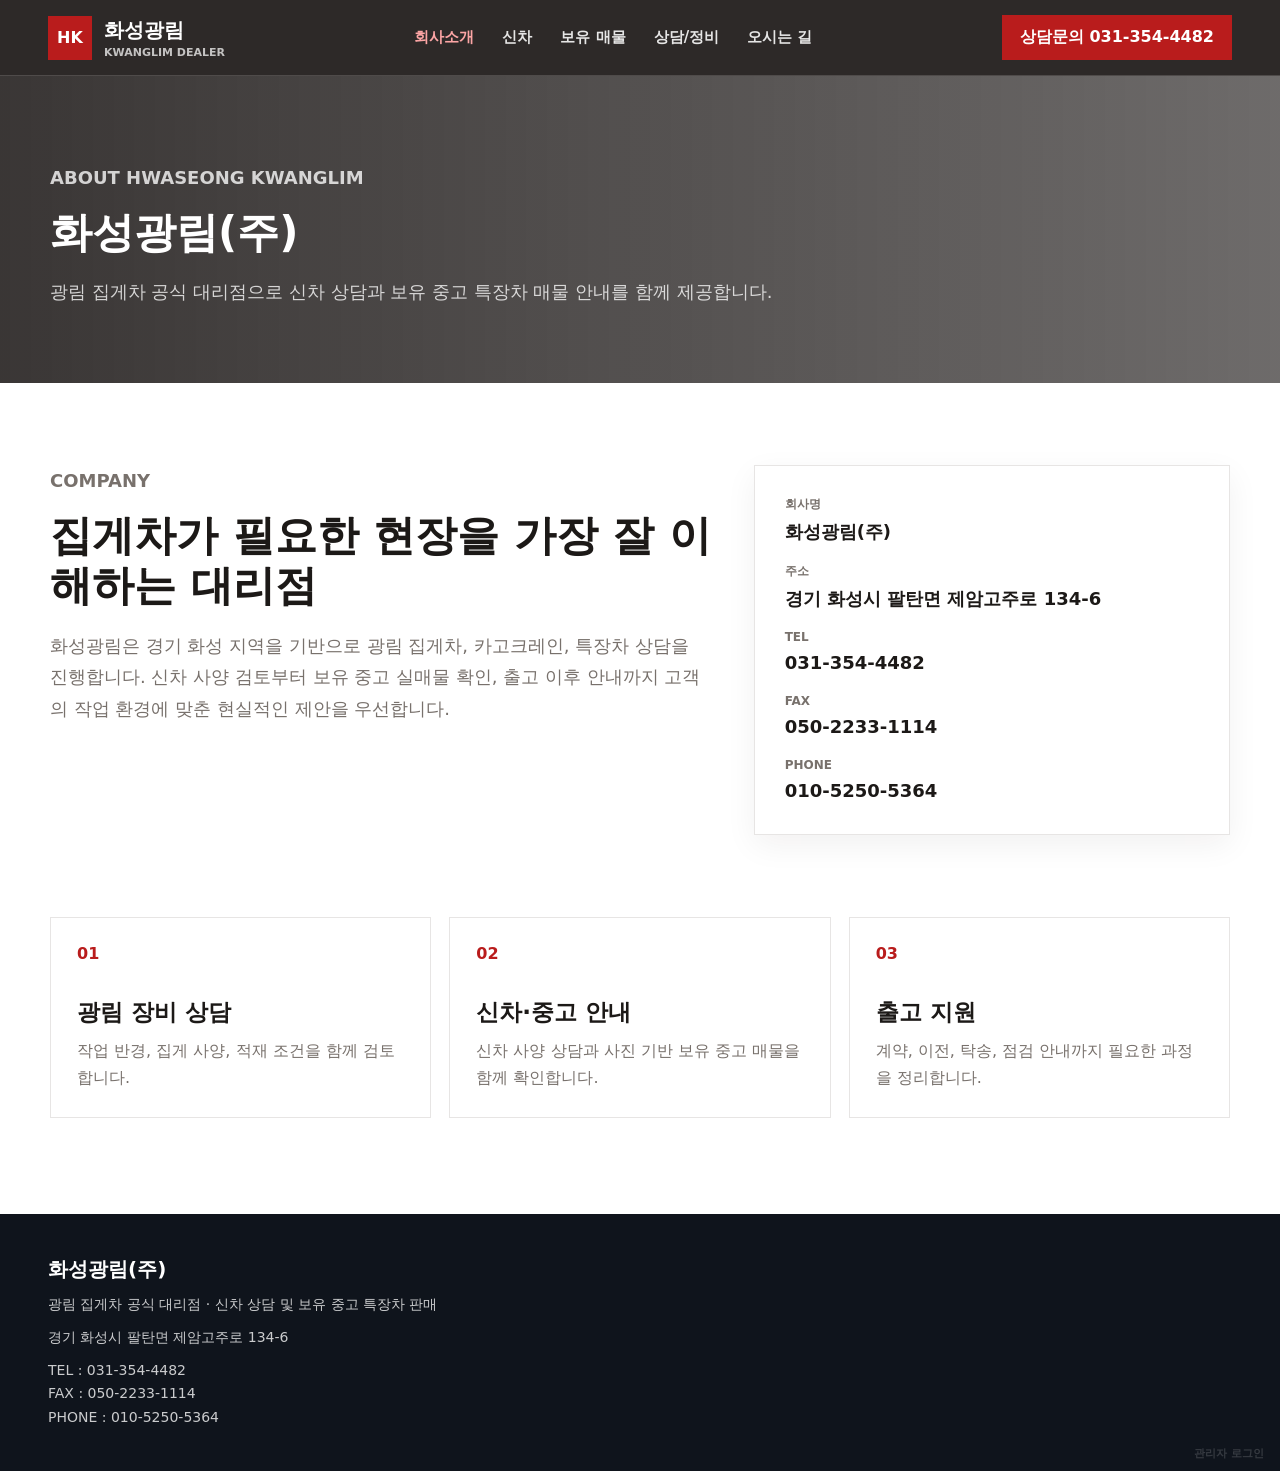
<file: about.html>
<!doctype html>
<html lang="ko">
  <head>
    <meta charset="UTF-8" />
    <meta http-equiv="X-UA-Compatible" content="IE=edge" />
    <meta name="viewport" content="width=device-width, initial-scale=1.0" />
    <title>회사소개 | 화성광림</title>
    <meta name="description" content="화성광림 회사소개와 광림 집게차 대리점 안내입니다." />
    <link rel="stylesheet" href="./styles.css" />
  </head>
  <body>
    <header class="site-header solid-header">
      <a class="brand" href="./index.html" aria-label="화성광림 홈">
        <span class="brand-mark">HK</span>
        <span>
          <strong>화성광림</strong>
          <small>KWANGLIM DEALER</small>
        </span>
      </a>
      <button class="menu-button" type="button" aria-label="메뉴 열기" aria-expanded="false">
        <span></span>
        <span></span>
        <span></span>
      </button>
      <nav class="main-nav" aria-label="주요 메뉴"></nav>
      <a class="header-call" href="tel:031-354-4482">상담문의 031-354-4482</a>
    </header>

    <main class="sub-page">
      <section class="page-hero about-hero">
        <div class="section-shell">
          <p class="section-kicker">ABOUT HWASEONG KWANGLIM</p>
          <h1>화성광림(주)</h1>
          <p>광림 집게차 공식 대리점으로 신차 상담과 보유 중고 특장차 매물 안내를 함께 제공합니다.</p>
        </div>
      </section>

      <section class="section-shell about-grid">
        <div>
          <p class="section-kicker">COMPANY</p>
          <h2>집게차가 필요한 현장을 가장 잘 이해하는 대리점</h2>
          <p>
          화성광림은 경기 화성 지역을 기반으로 광림 집게차, 카고크레인, 특장차 상담을
            진행합니다. 신차 사양 검토부터 보유 중고 실매물 확인, 출고 이후 안내까지
            고객의 작업 환경에 맞춘 현실적인 제안을 우선합니다.
          </p>
        </div>
        <div class="info-panel">
          <dl>
            <div><dt>회사명</dt><dd>화성광림(주)</dd></div>
            <div><dt>주소</dt><dd>경기 화성시 팔탄면 제암고주로 134-6</dd></div>
            <div><dt>TEL</dt><dd><a href="tel:031-354-4482">031-354-4482</a></dd></div>
            <div><dt>FAX</dt><dd>050-2233-1114</dd></div>
            <div><dt>PHONE</dt><dd><a href="tel:010-5250-5364">010-5250-5364</a></dd></div>
          </dl>
        </div>
      </section>

      <section class="section-shell value-grid">
        <article>
          <span>01</span>
          <h3>광림 장비 상담</h3>
          <p>작업 반경, 집게 사양, 적재 조건을 함께 검토합니다.</p>
        </article>
        <article>
          <span>02</span>
          <h3>신차·중고 안내</h3>
          <p>신차 사양 상담과 사진 기반 보유 중고 매물을 함께 확인합니다.</p>
        </article>
        <article>
          <span>03</span>
          <h3>출고 지원</h3>
          <p>계약, 이전, 탁송, 점검 안내까지 필요한 과정을 정리합니다.</p>
        </article>
      </section>
    </main>

    <footer class="site-footer"></footer>
    <script src="./script.js"></script>
  </body>
</html>
</file>
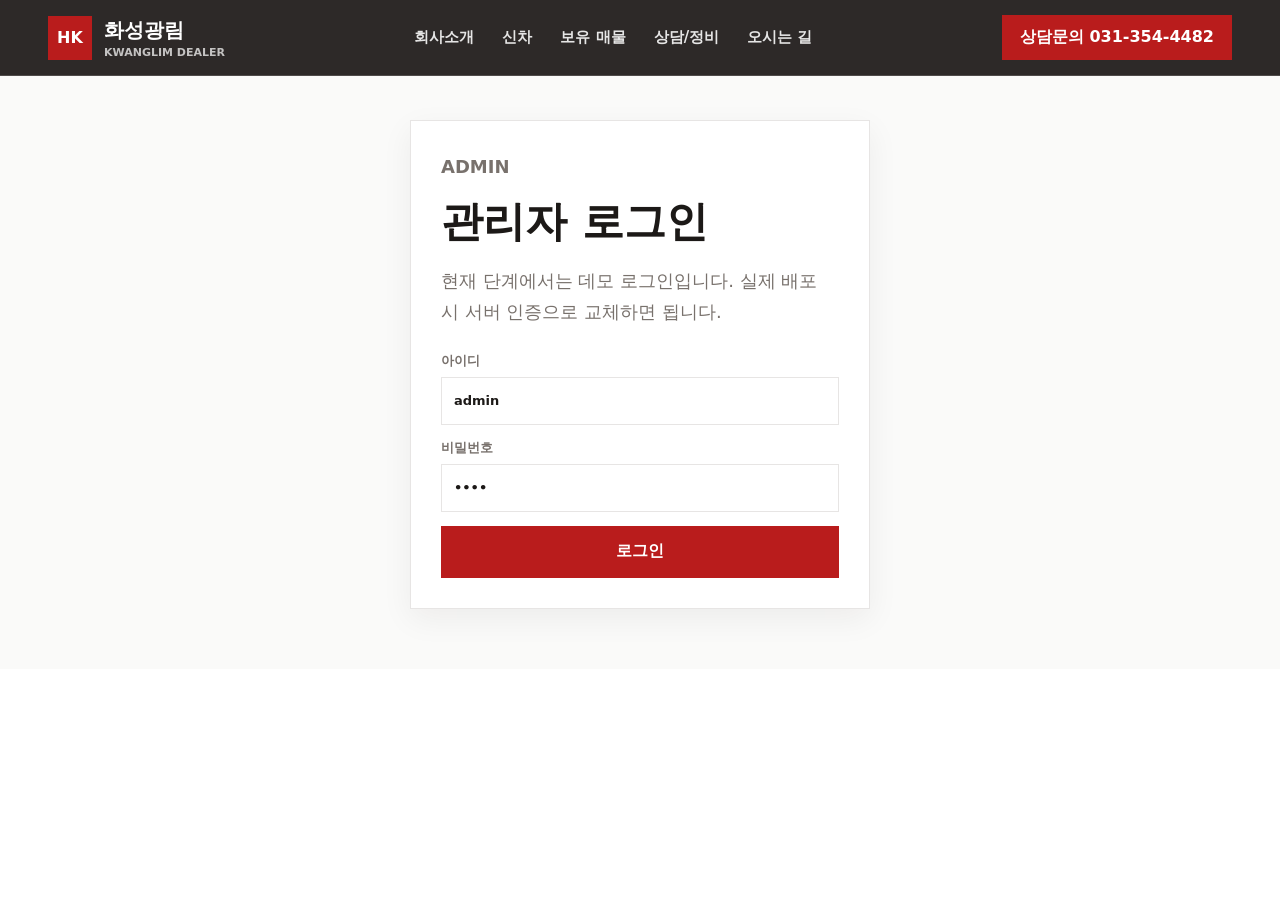
<file: admin-login.html>
<!doctype html>
<html lang="ko">
  <head>
    <meta charset="UTF-8" />
    <meta http-equiv="X-UA-Compatible" content="IE=edge" />
    <meta name="viewport" content="width=device-width, initial-scale=1.0" />
    <title>관리자 로그인 | 화성광림</title>
    <link rel="stylesheet" href="./styles.css" />
  </head>
  <body>
    <header class="site-header solid-header">
      <a class="brand" href="./index.html" aria-label="화성광림 홈">
        <span class="brand-mark">HK</span>
        <span>
          <strong>화성광림</strong>
          <small>KWANGLIM DEALER</small>
        </span>
      </a>
      <button class="menu-button" type="button" aria-label="메뉴 열기" aria-expanded="false">
        <span></span>
        <span></span>
        <span></span>
      </button>
      <nav class="main-nav" aria-label="주요 메뉴">
        <a href="./index.html#products">제품</a>
        <a href="./inventory.html">중고 매물</a>
        <a href="./index.html#service">상담/정비</a>
        <a href="./index.html#contact">오시는 길</a>
        <a class="admin-only" href="./admin-new.html">매물등록</a>
        <a class="auth-link" href="./admin-login.html">관리자 로그인</a>
      </nav>
      <a class="header-call" href="tel:010-0000-0000">상담문의 010-0000-0000</a>
    </header>

    <main class="sub-page auth-page">
      <section class="auth-box">
        <p class="section-kicker">ADMIN</p>
        <h1>관리자 로그인</h1>
        <p>현재 단계에서는 데모 로그인입니다. 실제 배포 시 서버 인증으로 교체하면 됩니다.</p>
        <form class="admin-login-form">
          <label>
            <span>아이디</span>
            <input name="id" type="text" value="admin" autocomplete="username" />
          </label>
          <label>
            <span>비밀번호</span>
            <input name="password" type="password" value="1234" autocomplete="current-password" />
          </label>
          <button class="primary-button" type="submit">로그인</button>
        </form>
      </section>
    </main>

    <script src="./script.js"></script>
  </body>
</html>
</file>
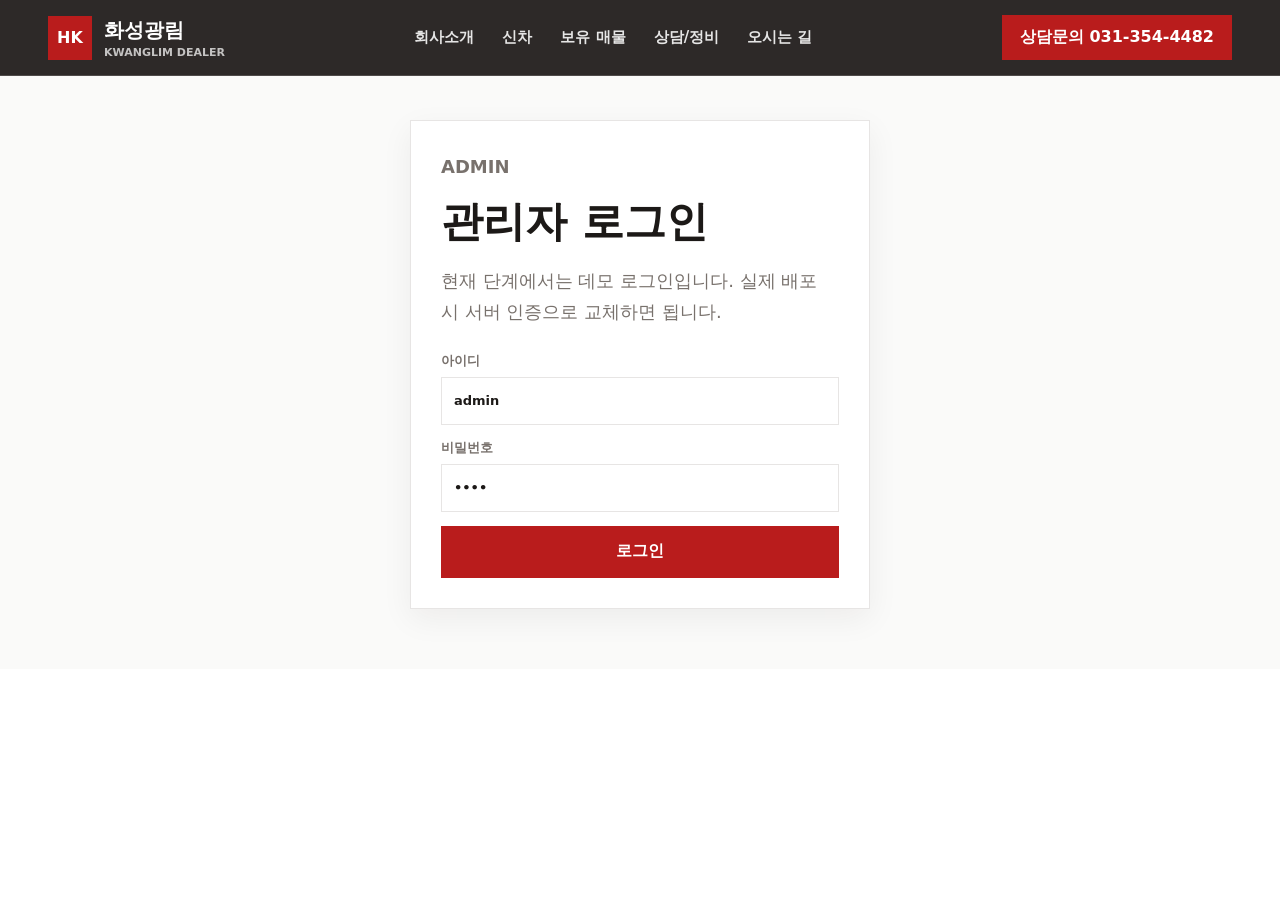
<file: admin-new.html>
<!doctype html>
<html lang="ko">
  <head>
    <meta charset="UTF-8" />
    <meta http-equiv="X-UA-Compatible" content="IE=edge" />
    <meta name="viewport" content="width=device-width, initial-scale=1.0" />
    <title>매물 등록 | 화성광림</title>
    <script>
      if (localStorage.getItem("hw_admin_logged_in") !== "true") {
        location.replace("./admin-login.html");
      }
    </script>
    <link rel="stylesheet" href="./styles.css" />
  </head>
  <body data-requires-admin="true">
    <header class="site-header solid-header">
      <a class="brand" href="./index.html" aria-label="화성광림 홈">
        <span class="brand-mark">HK</span>
        <span>
          <strong>화성광림</strong>
          <small>KWANGLIM DEALER</small>
        </span>
      </a>
      <button class="menu-button" type="button" aria-label="메뉴 열기" aria-expanded="false">
        <span></span>
        <span></span>
        <span></span>
      </button>
      <nav class="main-nav" aria-label="주요 메뉴">
        <a href="./index.html#products">제품</a>
        <a href="./inventory.html">중고 매물</a>
        <a href="./index.html#service">상담/정비</a>
        <a href="./index.html#contact">오시는 길</a>
        <a class="admin-only" href="./admin-new.html" aria-current="page">매물등록</a>
        <a class="auth-link" href="./admin-login.html">관리자 로그인</a>
      </nav>
      <a class="header-call" href="tel:010-0000-0000">상담문의 010-0000-0000</a>
    </header>

    <main class="sub-page">
      <section class="page-hero compact-hero">
        <div class="section-shell">
          <p class="section-kicker">ADMIN</p>
          <h1>매물 등록</h1>
          <p>차량 정보와 이미지 URL을 입력하면 브라우저 저장소에 데모 매물이 추가됩니다.</p>
        </div>
      </section>

      <section class="section-shell admin-layout">
        <form class="admin-form" data-admin-form>
          <label>
            <span>차량명</span>
            <input name="title" type="text" placeholder="예: 5톤 광림 집게차 1204EX" required />
          </label>
          <label>
            <span>차종</span>
            <select name="type" required>
              <option value="집게차">집게차</option>
              <option value="카고크레인">카고크레인</option>
              <option value="특장차">특장차</option>
            </select>
          </label>
          <label>
            <span>톤수</span>
            <input name="ton" type="text" placeholder="예: 5톤" required />
          </label>
          <label>
            <span>연식</span>
            <input name="year" type="text" placeholder="예: 2019년" required />
          </label>
          <label>
            <span>주행거리</span>
            <input name="mileage" type="text" placeholder="예: 120,000km" required />
          </label>
          <label>
            <span>가격</span>
            <input name="price" type="text" placeholder="예: 상담문의" required />
          </label>
          <label class="wide">
            <span>대표 이미지 URL</span>
            <input name="image" type="url" placeholder="https://..." required />
          </label>
          <label class="wide">
            <span>추가 이미지 URL</span>
            <textarea name="images" rows="4" placeholder="이미지 URL을 줄바꿈으로 여러 개 입력"></textarea>
          </label>
          <label class="wide">
            <span>상세 설명</span>
            <textarea name="description" rows="5" placeholder="차량 상태, 장비 사양, 정비 이력 등을 입력" required></textarea>
          </label>
          <div class="form-actions wide">
            <button class="primary-button" type="submit">등록하기</button>
            <a class="secondary-button light" href="./inventory.html">목록으로</a>
          </div>
        </form>
      </section>
    </main>

    <script src="./script.js"></script>
  </body>
</html>
</file>
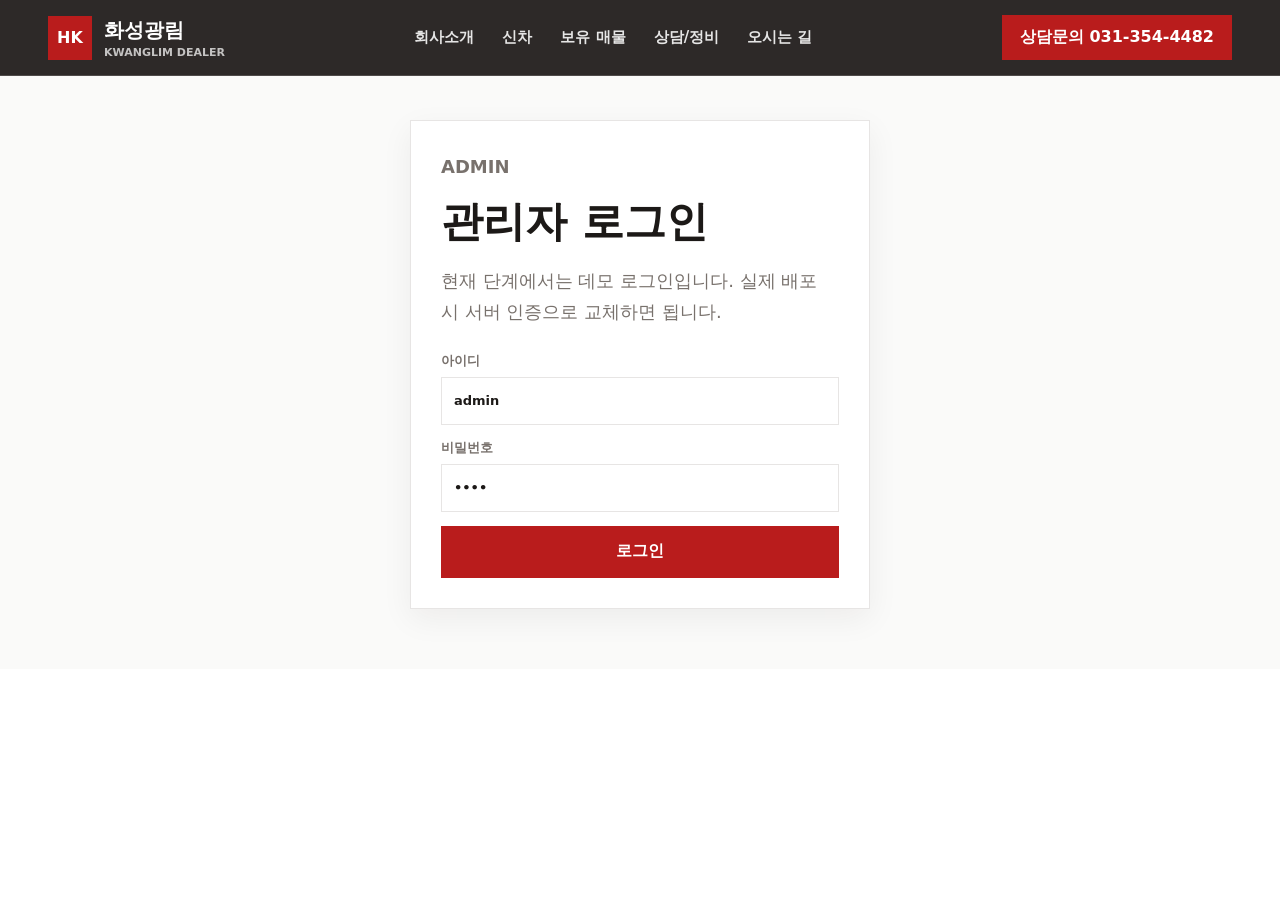
<file: admin-requests.html>
<!doctype html>
<html lang="ko">
  <head>
    <meta charset="UTF-8" />
    <meta http-equiv="X-UA-Compatible" content="IE=edge" />
    <meta name="viewport" content="width=device-width, initial-scale=1.0" />
    <title>문의관리 | 화성광림</title>
    <script>
      if (localStorage.getItem("hw_admin_logged_in") !== "true") {
        location.replace("./admin-login.html");
      }
    </script>
    <link rel="stylesheet" href="./styles.css" />
  </head>
  <body data-requires-admin="true">
    <header class="site-header solid-header">
      <a class="brand" href="./index.html" aria-label="화성광림 홈">
        <span class="brand-mark">HK</span>
        <span>
          <strong>화성광림</strong>
          <small>KWANGLIM DEALER</small>
        </span>
      </a>
      <button class="menu-button" type="button" aria-label="메뉴 열기" aria-expanded="false">
        <span></span>
        <span></span>
        <span></span>
      </button>
      <nav class="main-nav" aria-label="주요 메뉴"></nav>
      <a class="header-call" href="tel:031-354-4482">상담문의 031-354-4482</a>
    </header>

    <main class="sub-page" data-admin-panel>
      <section class="page-hero compact-hero">
        <div class="section-shell">
          <p class="section-kicker">ADMIN</p>
          <h1>문의관리</h1>
          <p>문의 또는 상담예약으로 접수된 내용을 카테고리별로 확인하고 삭제할 수 있습니다.</p>
        </div>
      </section>

      <section class="section-shell admin-request-shell">
        <div class="request-filter-bar" role="tablist" aria-label="문의 카테고리">
          <button type="button" class="is-active" data-request-filter="전체">전체</button>
          <button type="button" data-request-filter="구매 상담">구매상담</button>
          <button type="button" data-request-filter="중고 매물 문의">중고매물문의</button>
          <button type="button" data-request-filter="정비 상담">정비상담</button>
        </div>
        <div class="request-list" data-admin-requests></div>
      </section>
    </main>

    <footer class="site-footer"></footer>
    <script src="./script.js"></script>
  </body>
</html>
</file>
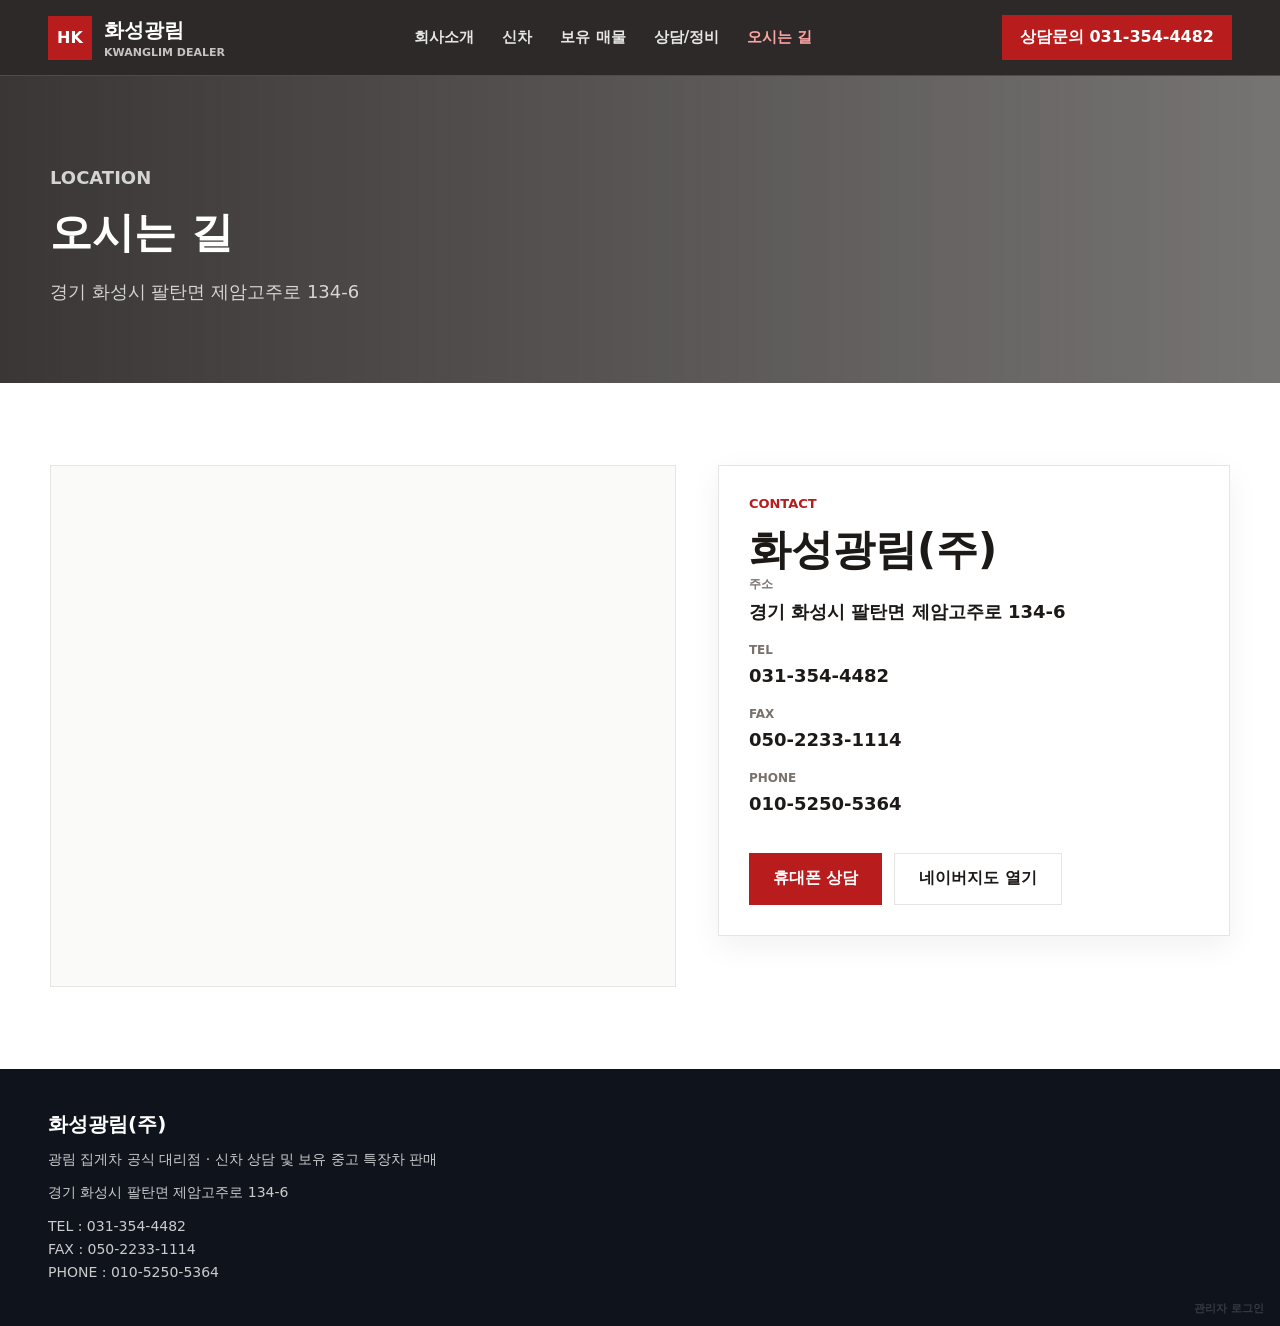
<file: contact.html>
<!doctype html>
<html lang="ko">
  <head>
    <meta charset="UTF-8" />
    <meta http-equiv="X-UA-Compatible" content="IE=edge" />
    <meta name="viewport" content="width=device-width, initial-scale=1.0" />
    <title>오시는 길 | 화성광림</title>
    <meta name="description" content="화성광림 위치와 연락처 안내입니다." />
    <link rel="stylesheet" href="./styles.css" />
  </head>
  <body>
    <header class="site-header solid-header">
      <a class="brand" href="./index.html" aria-label="화성광림 홈">
        <span class="brand-mark">HK</span>
        <span>
          <strong>화성광림</strong>
          <small>KWANGLIM DEALER</small>
        </span>
      </a>
      <button class="menu-button" type="button" aria-label="메뉴 열기" aria-expanded="false">
        <span></span>
        <span></span>
        <span></span>
      </button>
      <nav class="main-nav" aria-label="주요 메뉴"></nav>
      <a class="header-call" href="tel:031-354-4482">상담문의 031-354-4482</a>
    </header>

    <main class="sub-page">
      <section class="page-hero contact-hero">
        <div class="section-shell">
          <p class="section-kicker">LOCATION</p>
          <h1>오시는 길</h1>
          <p>경기 화성시 팔탄면 제암고주로 134-6</p>
        </div>
      </section>

      <section class="section-shell contact-layout">
        <div class="map-frame" aria-label="화성광림 위치 지도">
          <iframe
            title="화성광림 지도"
            src="https://www.openstreetmap.org/export/embed.html?bbox=126.8829809%2C37.1264466%2C126.8929809%2C37.1364466&amp;layer=mapnik&amp;marker=37.1314466%2C126.8879809"
            loading="lazy"
            referrerpolicy="no-referrer-when-downgrade"
          ></iframe>
        </div>
        <aside class="contact-card">
          <p class="section-kicker">CONTACT</p>
          <h2>화성광림(주)</h2>
          <dl>
            <div><dt>주소</dt><dd>경기 화성시 팔탄면 제암고주로 134-6</dd></div>
            <div><dt>TEL</dt><dd><a href="tel:031-354-4482">031-354-4482</a></dd></div>
            <div><dt>FAX</dt><dd>050-2233-1114</dd></div>
            <div><dt>PHONE</dt><dd><a href="tel:010-5250-5364">010-5250-5364</a></dd></div>
          </dl>
          <div class="hero-actions">
            <a class="primary-button" href="tel:010-5250-5364">휴대폰 상담</a>
            <a
              class="secondary-button light"
              href="https://map.naver.com/p/search/%EA%B2%BD%EA%B8%B0%20%ED%99%94%EC%84%B1%EC%8B%9C%20%ED%8C%94%ED%83%84%EB%A9%B4%20%EC%A0%9C%EC%95%94%EA%B3%A0%EC%A3%BC%EB%A1%9C%20134-6/address/3zdSXT,2AtNdw,%EA%B2%BD%EA%B8%B0%EB%8F%84%20%ED%99%94%EC%84%B1%EC%8B%9C%20%EB%A7%8C%EC%84%B8%EA%B5%AC%20%ED%8C%94%ED%83%84%EB%A9%B4%20%EC%A0%9C%EC%95%94%EA%B3%A0%EC%A3%BC%EB%A1%9C%20134-6?c=17.69,0,0,0,dh&isCorrectAnswer=true"
              target="_blank"
              rel="noopener"
            >
              네이버지도 열기
            </a>
          </div>
        </aside>
      </section>
    </main>

    <footer class="site-footer"></footer>
    <script src="./script.js"></script>
  </body>
</html>
</file>
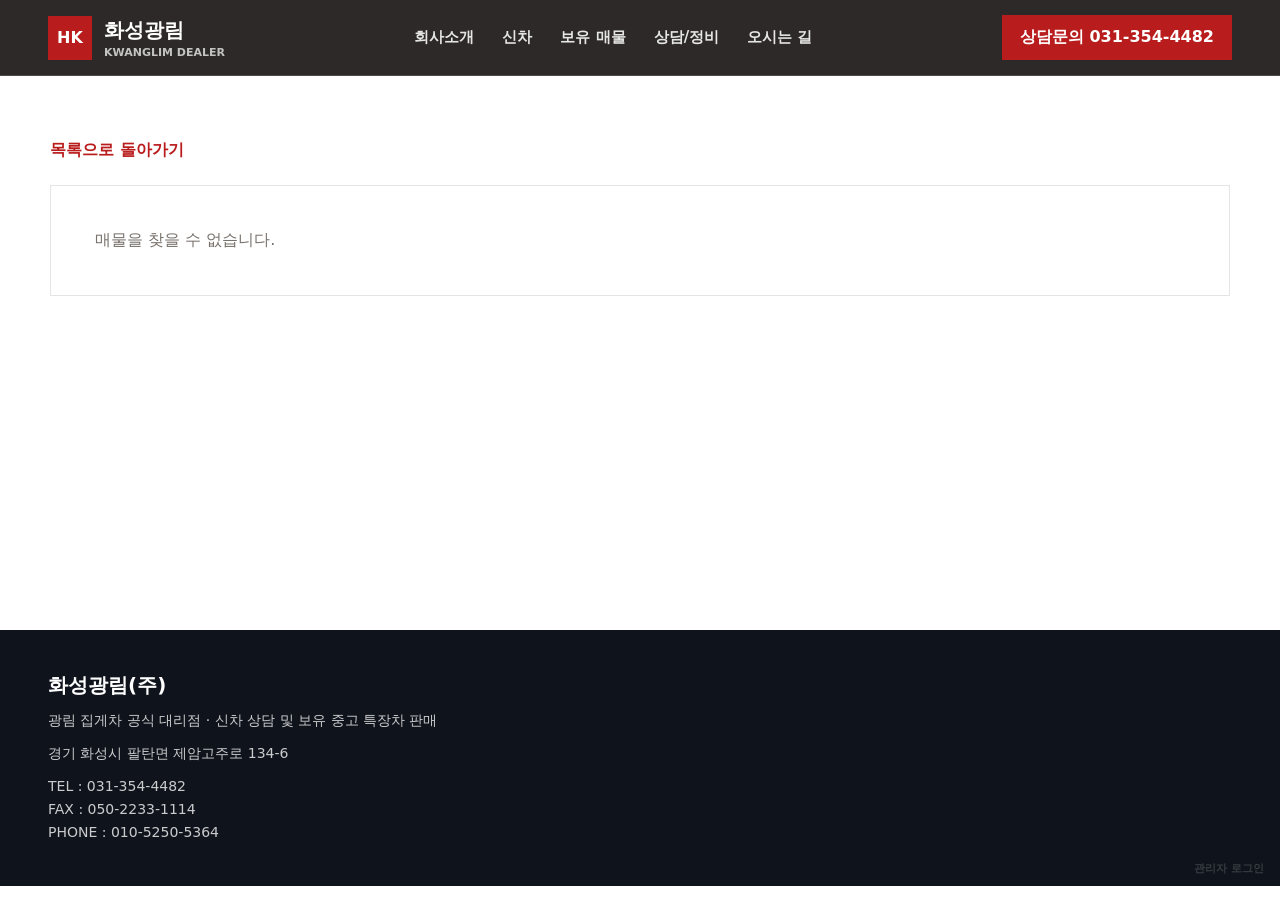
<file: detail.html>
<!doctype html>
<html lang="ko">
  <head>
    <meta charset="UTF-8" />
    <meta http-equiv="X-UA-Compatible" content="IE=edge" />
    <meta name="viewport" content="width=device-width, initial-scale=1.0" />
    <title>매물 상세 | 화성광림</title>
    <meta name="description" content="화성광림 중고 특장차 매물 상세 정보입니다." />
    <link rel="stylesheet" href="./styles.css" />
  </head>
  <body>
    <header class="site-header solid-header">
      <a class="brand" href="./index.html" aria-label="화성광림 홈">
        <span class="brand-mark">HK</span>
        <span>
          <strong>화성광림</strong>
          <small>KWANGLIM DEALER</small>
        </span>
      </a>
      <button class="menu-button" type="button" aria-label="메뉴 열기" aria-expanded="false">
        <span></span>
        <span></span>
        <span></span>
      </button>
      <nav class="main-nav" aria-label="주요 메뉴">
        <a href="./index.html#products">제품</a>
        <a href="./inventory.html">중고 매물</a>
        <a href="./index.html#service">상담/정비</a>
        <a href="./index.html#contact">오시는 길</a>
        <a class="admin-only" href="./admin-new.html">매물등록</a>
        <a class="auth-link" href="./admin-login.html">관리자 로그인</a>
      </nav>
      <a class="header-call" href="tel:010-0000-0000">상담문의 010-0000-0000</a>
    </header>

    <main class="sub-page">
      <section class="detail-shell section-shell" data-detail></section>
    </main>

    <footer class="site-footer">
      <div>
        <strong>화성광림</strong>
        <p>광림 집게차 공식 대리점 · 중고 특장차 상담 판매</p>
      </div>
      <address>상담전화 010-0000-0000<br />경기도 화성시 사업장 주소 입력 예정</address>
    </footer>

    <script src="./script.js"></script>
  </body>
</html>
</file>
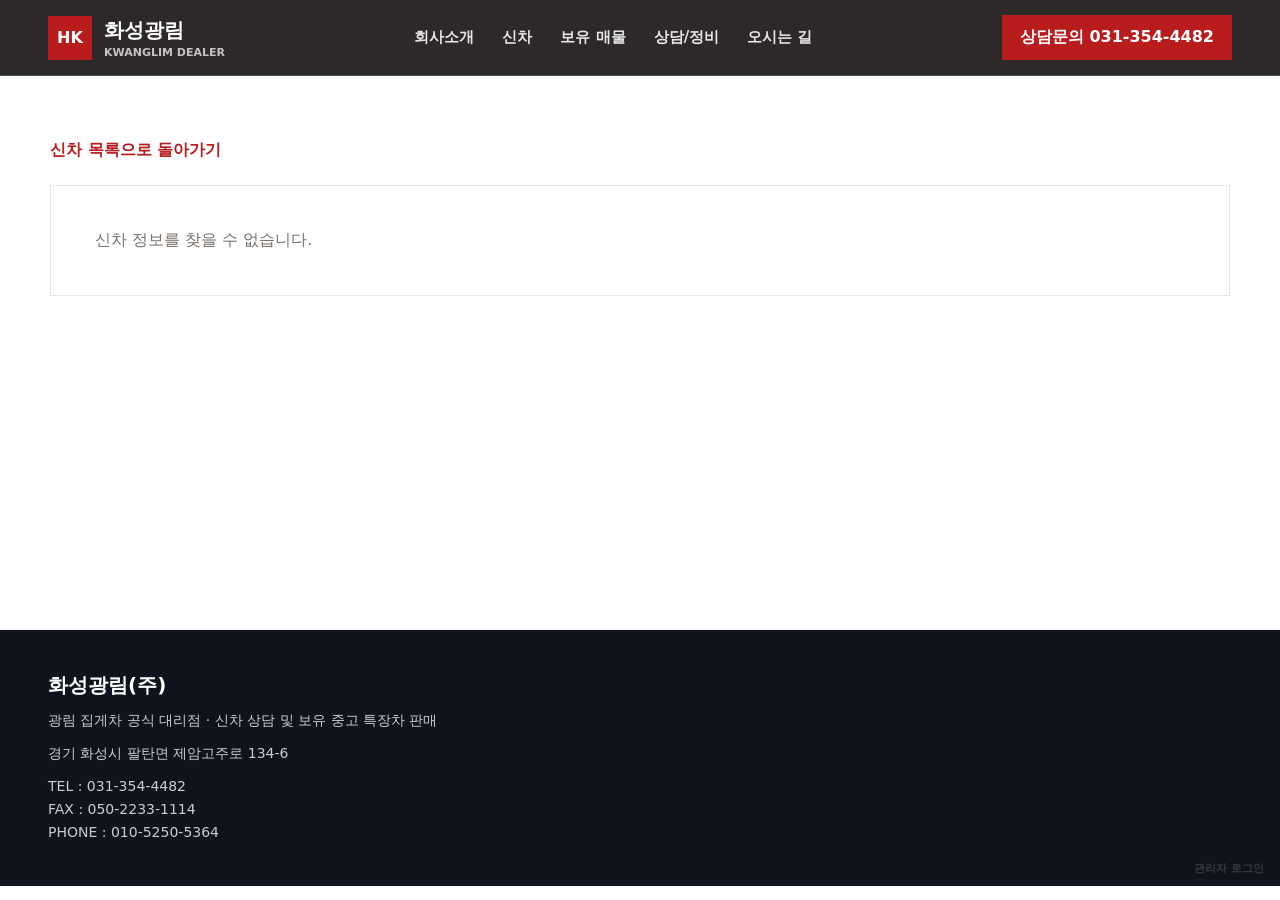
<file: new-detail.html>
<!doctype html>
<html lang="ko">
  <head>
    <meta charset="UTF-8" />
    <meta http-equiv="X-UA-Compatible" content="IE=edge" />
    <meta name="viewport" content="width=device-width, initial-scale=1.0" />
    <title>신차 상세 | 화성광림</title>
    <meta name="description" content="화성광림 광림 신차 상세 상담 정보입니다." />
    <link rel="stylesheet" href="./styles.css" />
  </head>
  <body>
    <header class="site-header solid-header">
      <a class="brand" href="./index.html" aria-label="화성광림 홈">
        <span class="brand-mark">HK</span>
        <span>
          <strong>화성광림</strong>
          <small>KWANGLIM DEALER</small>
        </span>
      </a>
      <button class="menu-button" type="button" aria-label="메뉴 열기" aria-expanded="false">
        <span></span>
        <span></span>
        <span></span>
      </button>
      <nav class="main-nav" aria-label="주요 메뉴"></nav>
      <a class="header-call" href="tel:031-354-4482">상담문의 031-354-4482</a>
    </header>

    <main class="sub-page">
      <section class="detail-shell section-shell" data-new-detail></section>
    </main>

    <footer class="site-footer"></footer>
    <script src="./script.js"></script>
  </body>
</html>
</file>
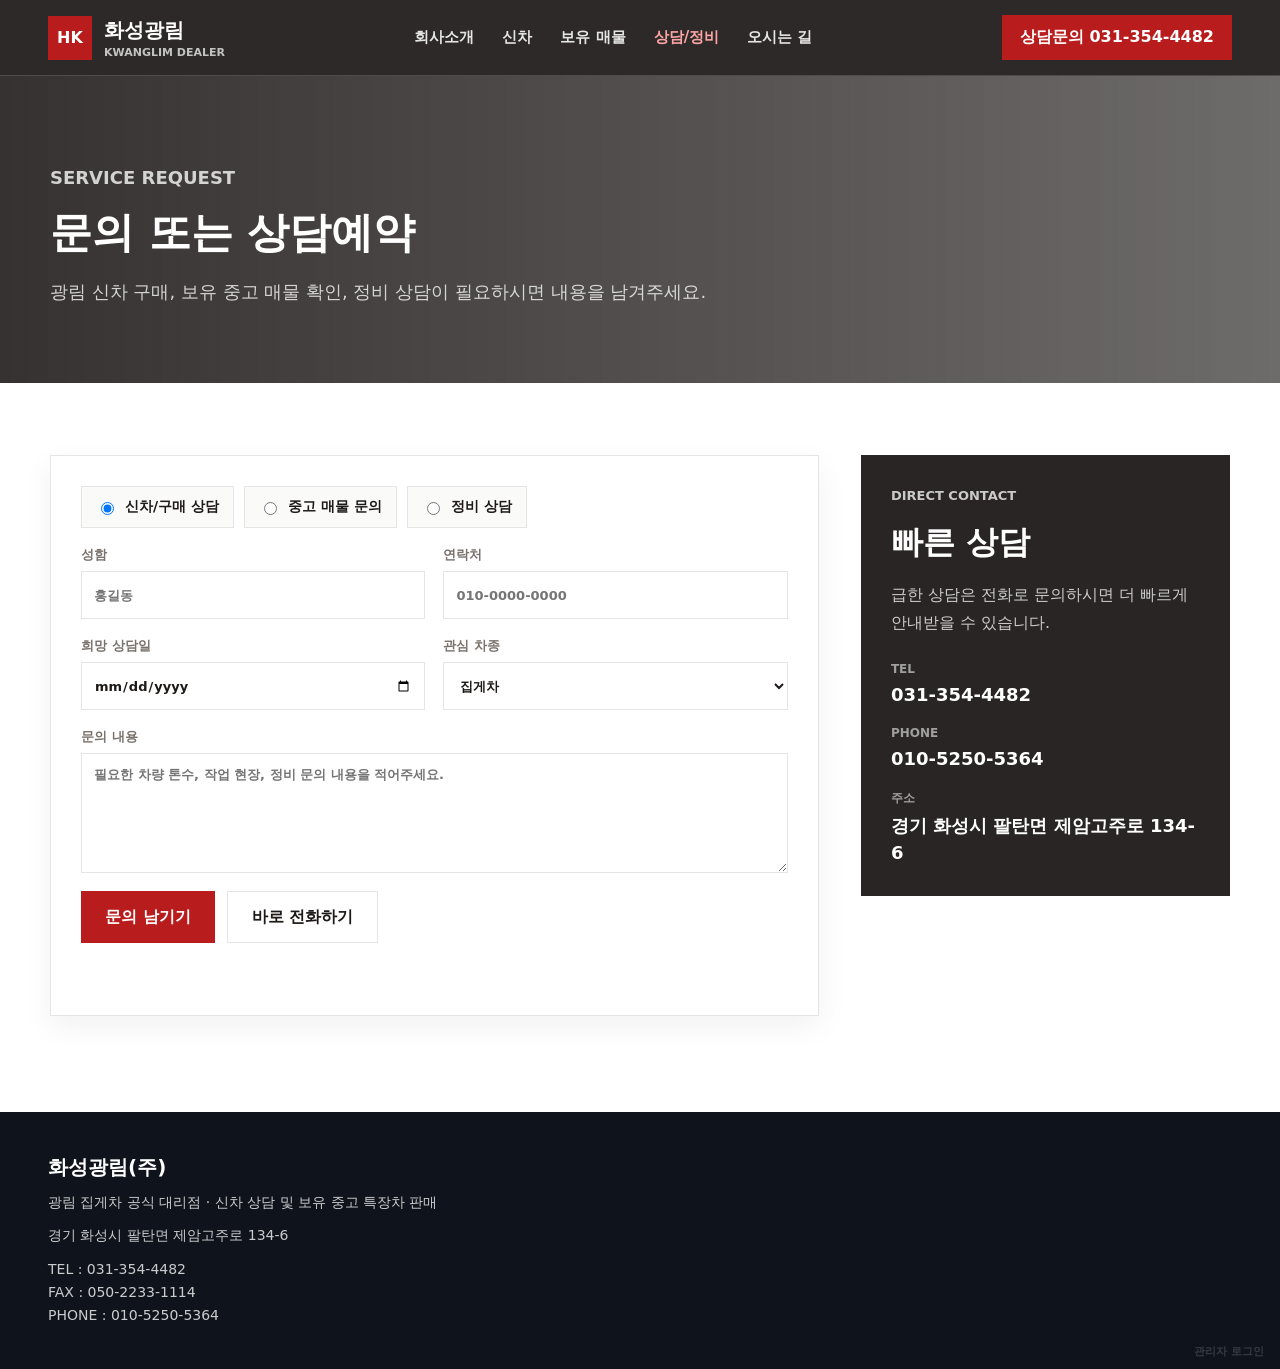
<file: service.html>
<!doctype html>
<html lang="ko">
  <head>
    <meta charset="UTF-8" />
    <meta http-equiv="X-UA-Compatible" content="IE=edge" />
    <meta name="viewport" content="width=device-width, initial-scale=1.0" />
    <title>상담/정비 문의 | 화성광림</title>
    <meta name="description" content="화성광림 집게차, 카고크레인, 중고 특장차 상담 및 정비 문의 페이지입니다." />
    <link rel="stylesheet" href="./styles.css" />
  </head>
  <body>
    <header class="site-header solid-header">
      <a class="brand" href="./index.html" aria-label="화성광림 홈">
        <span class="brand-mark">HK</span>
        <span>
          <strong>화성광림</strong>
          <small>KWANGLIM DEALER</small>
        </span>
      </a>
      <button class="menu-button" type="button" aria-label="메뉴 열기" aria-expanded="false">
        <span></span>
        <span></span>
        <span></span>
      </button>
      <nav class="main-nav" aria-label="주요 메뉴"></nav>
      <a class="header-call" href="tel:031-354-4482">상담문의 031-354-4482</a>
    </header>

    <main class="sub-page">
      <section class="page-hero service-hero">
        <div class="section-shell">
          <p class="section-kicker">SERVICE REQUEST</p>
          <h1>문의 또는 상담예약</h1>
          <p>광림 신차 구매, 보유 중고 매물 확인, 정비 상담이 필요하시면 내용을 남겨주세요.</p>
        </div>
      </section>

      <section class="section-shell request-layout">
        <form class="request-form" data-request-form>
          <div class="request-type" role="group" aria-label="문의 유형">
            <label><input type="radio" name="category" value="구매 상담" checked /> 신차/구매 상담</label>
            <label><input type="radio" name="category" value="중고 매물 문의" /> 중고 매물 문의</label>
            <label><input type="radio" name="category" value="정비 상담" /> 정비 상담</label>
          </div>

          <label>
            <span>성함</span>
            <input name="name" type="text" placeholder="홍길동" required />
          </label>
          <label>
            <span>연락처</span>
            <input name="phone" type="tel" placeholder="010-0000-0000" required />
          </label>
          <label>
            <span>희망 상담일</span>
            <input name="date" type="date" />
          </label>
          <label>
            <span>관심 차종</span>
            <select name="vehicle">
              <option>집게차</option>
              <option>카고크레인</option>
              <option>특장차</option>
              <option>신차 상담</option>
              <option>중고 매물</option>
            </select>
          </label>
          <label class="wide">
            <span>문의 내용</span>
            <textarea
              name="message"
              rows="6"
              placeholder="필요한 차량 톤수, 작업 현장, 정비 문의 내용을 적어주세요."
              required
            ></textarea>
          </label>
          <div class="form-actions wide">
            <button class="primary-button" type="submit">문의 남기기</button>
            <a class="secondary-button light" href="tel:010-5250-5364">바로 전화하기</a>
          </div>
          <p class="form-note wide" data-request-result aria-live="polite"></p>
        </form>

        <aside class="request-aside">
          <p class="section-kicker">DIRECT CONTACT</p>
          <h2>빠른 상담</h2>
          <p>급한 상담은 전화로 문의하시면 더 빠르게 안내받을 수 있습니다.</p>
          <dl>
            <div><dt>TEL</dt><dd><a href="tel:031-354-4482">031-354-4482</a></dd></div>
            <div><dt>PHONE</dt><dd><a href="tel:010-5250-5364">010-5250-5364</a></dd></div>
            <div><dt>주소</dt><dd>경기 화성시 팔탄면 제암고주로 134-6</dd></div>
          </dl>
        </aside>
      </section>
    </main>

    <footer class="site-footer"></footer>
    <script src="./script.js"></script>
  </body>
</html>
</file>
<file: styles.css>
:root {
  --ink: #1c1917;
  --muted: #78716c;
  --line: #e7e5e4;
  --paper: #fafaf9;
  --white: #ffffff;
  --brand: #b91c1c;
  --brand-dark: #7f1d1d;
  --navy: #292524;
  --steel: #57534e;
  --shadow: 0 18px 50px rgba(28, 25, 23, 0.14);
}

* {
  -webkit-box-sizing: border-box;
  box-sizing: border-box;
}

html {
  -webkit-text-size-adjust: 100%;
  scroll-behavior: smooth;
}

body {
  margin: 0;
  color: var(--ink);
  font-family:
    "Pretendard", "Noto Sans KR", "Apple SD Gothic Neo", system-ui, -apple-system,
    BlinkMacSystemFont, "Segoe UI", sans-serif;
  background: var(--white);
}

a {
  color: inherit;
  text-decoration: none;
}

img {
  display: block;
  max-width: 100%;
}

button,
input,
select,
textarea {
  font: inherit;
}

button,
a {
  -webkit-tap-highlight-color: transparent;
}

.site-header {
  position: fixed;
  top: 0;
  left: 0;
  z-index: 20;
  display: grid;
  grid-template-columns: auto 1fr auto;
  align-items: center;
  width: 100%;
  min-height: 76px;
  padding: 0 48px;
  color: var(--white);
  background: rgba(41, 37, 36, 0.88);
  border-bottom: 1px solid rgba(255, 255, 255, 0.16);
  -webkit-backdrop-filter: blur(14px);
  backdrop-filter: blur(14px);
}

.solid-header {
  background: rgba(41, 37, 36, 0.98);
}

.brand {
  display: inline-flex;
  align-items: center;
  gap: 12px;
}

.brand-mark {
  display: grid;
  place-items: center;
  width: 44px;
  height: 44px;
  color: var(--white);
  font-weight: 900;
  background: var(--brand);
}

.brand strong,
.brand small {
  display: block;
}

.brand strong {
  font-size: 20px;
}

.brand small {
  margin-top: 2px;
  color: rgba(255, 255, 255, 0.72);
  font-size: 11px;
  font-weight: 700;
}

.main-nav {
  justify-self: center;
  display: flex;
  align-items: center;
  gap: 28px;
  font-size: 15px;
  font-weight: 700;
}

.main-nav a {
  opacity: 0.88;
}

.main-nav a:hover,
.main-nav a[aria-current="page"] {
  opacity: 1;
  color: #fca5a5;
}

.admin-only {
  display: none !important;
}

body.is-admin .admin-only {
  display: inline-flex !important;
}

.header-call {
  padding: 12px 18px;
  color: var(--white);
  font-weight: 800;
  background: var(--brand);
}

.menu-button {
  display: none;
  width: 44px;
  height: 44px;
  padding: 10px;
  border: 0;
  background: transparent;
}

.menu-button span {
  display: block;
  height: 2px;
  margin: 6px 0;
  background: var(--white);
}

.section-shell {
  width: min(1180px, calc(100% - 48px));
  margin: 0 auto;
}

.hero {
  position: relative;
  min-height: 860px;
  overflow: hidden;
  color: var(--white);
}

.hero-media,
.hero-shade {
  position: absolute;
  inset: 0;
}

.hero-media {
  background:
    linear-gradient(90deg, rgba(28, 25, 23, 0.9), rgba(28, 25, 23, 0.46), rgba(28, 25, 23, 0.12)),
    url("https://images.unsplash.com/photo-1519003722824-194d4455a60c?auto=format&fit=crop&w=2200&q=85")
      center / cover;
  transform: scale(1.02);
}

.hero-shade {
  background: linear-gradient(180deg, rgba(0, 0, 0, 0.05), rgba(0, 0, 0, 0.34));
}

.hero-content {
  position: relative;
  z-index: 1;
  width: min(900px, calc(100% - 80px));
  padding: 205px 0 0 64px;
}

.eyebrow,
.section-kicker {
  margin: 0 0 14px;
  color: var(--brand);
  font-size: 13px;
  font-weight: 900;
}

.hero .eyebrow {
  color: #fca5a5;
}

.hero h1 {
  max-width: 840px;
  margin: 0;
  font-size: 70px;
  line-height: 1.08;
}

.hero-copy {
  max-width: 620px;
  margin: 26px 0 0;
  color: rgba(255, 255, 255, 0.84);
  font-size: 20px;
  line-height: 1.75;
}

.hero-actions,
.head-actions,
.form-actions {
  display: flex;
  flex-wrap: wrap;
  gap: 12px;
}

.hero-actions {
  margin-top: 36px;
}

.primary-button,
.secondary-button,
.outline-link,
.quick-search button {
  display: inline-flex;
  align-items: center;
  justify-content: center;
  min-height: 52px;
  padding: 0 24px;
  border: 0;
  font-weight: 900;
  cursor: pointer;
}

.primary-button,
.quick-search button {
  color: var(--white);
  background: var(--brand);
}

.primary-button:hover,
.quick-search button:hover,
.header-call:hover {
  background: var(--brand-dark);
}

.primary-button.compact,
.outline-link {
  min-height: 44px;
}

.secondary-button {
  color: var(--white);
  border: 1px solid rgba(255, 255, 255, 0.46);
  background: rgba(255, 255, 255, 0.1);
}

.secondary-button.light,
.outline-link {
  color: var(--ink);
  border: 1px solid var(--line);
  background: var(--white);
}

.hero-stats {
  display: flex;
  gap: 14px;
  margin-top: 34px;
}

.hero-stats div {
  min-width: 122px;
  padding: 16px 18px;
  border: 1px solid rgba(255, 255, 255, 0.24);
  background: rgba(255, 255, 255, 0.1);
}

.hero-stats strong,
.hero-stats span,
.path-card span,
.path-card strong,
.path-card em {
  display: block;
}

.hero-stats strong {
  font-size: 24px;
}

.hero-stats span {
  margin-top: 6px;
  color: rgba(255, 255, 255, 0.72);
  font-size: 13px;
}

.hero-panel {
  position: absolute;
  right: 64px;
  bottom: 64px;
  z-index: 2;
  width: min(520px, calc(100% - 80px));
  padding: 24px;
  color: var(--ink);
  background: var(--white);
  border-top: 6px solid var(--brand);
  box-shadow: var(--shadow);
}

.hero-panel strong {
  display: block;
  margin-bottom: 16px;
  font-size: 20px;
}

.quick-search,
.filter-form,
.admin-form,
.request-form {
  display: grid;
  gap: 12px;
}

.quick-search {
  grid-template-columns: 1fr 1fr auto;
}

.quick-search label,
.filter-form label,
.admin-form label,
.request-form label,
.auth-box label {
  display: grid;
  gap: 7px;
  color: var(--muted);
  font-size: 13px;
  font-weight: 800;
}

select,
input,
textarea {
  width: 100%;
  min-height: 48px;
  padding: 0 12px;
  color: var(--ink);
  border: 1px solid var(--line);
  background: var(--white);
  border-radius: 0;
}

textarea {
  min-height: 120px;
  padding-top: 12px;
  resize: vertical;
}

.main-paths {
  display: grid;
  grid-template-columns: repeat(2, 1fr);
  gap: 18px;
  padding: 34px 0;
}

.path-card {
  min-height: 210px;
  padding: 30px;
  color: var(--white);
  background: var(--navy);
}

.path-card span {
  color: rgba(255, 255, 255, 0.58);
  font-size: 13px;
  font-weight: 900;
}

.path-card strong {
  margin-top: 54px;
  font-size: 34px;
  line-height: 1.15;
}

.path-card em {
  margin-top: 12px;
  color: rgba(255, 255, 255, 0.72);
  font-style: normal;
  line-height: 1.6;
}

.path-used {
  background: var(--brand);
}

.inventory-band {
  padding: 70px 0 92px;
  background: var(--paper);
}

.new-dashboard {
  padding-top: 94px;
  background: var(--white);
}

.inventory-head,
.listing-toolbar {
  display: grid;
  grid-template-columns: 1fr auto;
  align-items: end;
  gap: 20px;
}

.inventory-head {
  margin-bottom: 34px;
  padding-bottom: 22px;
  border-bottom: 1px solid var(--line);
}

.inventory-head h2,
.service-copy h2,
.page-hero h1,
.auth-box h1,
.detail-summary h1,
.about-grid h2,
.contact-card h2,
.new-cta h2 {
  margin: 0;
  font-size: 42px;
  line-height: 1.2;
}

.text-link {
  color: var(--brand);
  font-weight: 900;
}

.inventory-grid {
  display: grid;
  grid-template-columns: repeat(3, 1fr);
  gap: 22px;
}

main .inventory-band .inventory-grid {
  display: flex;
  gap: 22px;
  overflow-x: auto;
  overflow-y: hidden;
  padding-bottom: 18px;
  scroll-snap-type: x proximity;
  scrollbar-width: thin;
}

main .inventory-band .inventory-grid::-webkit-scrollbar {
  height: 10px;
}

main .inventory-band .inventory-grid::-webkit-scrollbar-track {
  background: #e7e5e4;
}

main .inventory-band .inventory-grid::-webkit-scrollbar-thumb {
  background: var(--steel);
}

main .inventory-band .truck-card {
  flex: 0 0 360px;
  scroll-snap-align: start;
}

.inventory-page-grid {
  padding-bottom: 100px;
}

.truck-card {
  overflow: hidden;
  background: var(--white);
  border: 1px solid var(--line);
  box-shadow: 0 12px 30px rgba(28, 25, 23, 0.08);
}

.new-dashboard .truck-card {
  box-shadow: none;
}

.truck-card > a {
  display: block;
  height: 100%;
}

.truck-card img {
  width: 100%;
  aspect-ratio: 4 / 3;
  object-fit: cover;
}

.truck-body {
  padding: 24px;
}

.status {
  display: inline-flex;
  margin-bottom: 16px;
  padding: 6px 10px;
  color: var(--brand);
  font-size: 12px;
  font-weight: 900;
  background: #fee2e2;
}

.new-dashboard .status {
  color: var(--white);
  background: var(--navy);
}

.truck-card h3 {
  min-height: 62px;
  margin: 0 0 18px;
  font-size: 24px;
  line-height: 1.3;
}

.truck-card dl,
.detail-specs {
  display: grid;
  gap: 10px;
  margin: 0 0 20px;
}

.truck-card dl {
  grid-template-columns: repeat(3, 1fr);
}

.truck-card dt,
.detail-specs dt {
  color: var(--muted);
  font-size: 12px;
  font-weight: 800;
}

.truck-card dd,
.detail-specs dd {
  margin: 4px 0 0;
  font-weight: 900;
}

.truck-body > strong,
.detail-price {
  color: var(--brand);
  font-size: 22px;
  font-weight: 900;
}

.empty-state {
  grid-column: 1 / -1;
  padding: 44px;
  color: var(--muted);
  background: var(--white);
  border: 1px solid var(--line);
}

.service-section {
  display: grid;
  grid-template-columns: 0.9fr 1.1fr;
  gap: 58px;
  align-items: start;
  padding: 104px 0;
  border-top: 1px solid var(--line);
}

.service-section > .primary-button {
  grid-column: 1 / 2;
  justify-self: start;
  margin-top: -28px;
}

.service-steps {
  display: grid;
  grid-template-columns: repeat(2, 1fr);
  gap: 14px;
  margin: 0;
  padding: 0;
  list-style: none;
}

.service-steps li {
  min-height: 150px;
  padding: 26px;
  border: 1px solid var(--line);
}

.service-steps strong,
.service-steps span {
  display: block;
}

.service-steps strong {
  font-size: 22px;
}

.service-steps span {
  margin-top: 12px;
  color: var(--muted);
  line-height: 1.65;
}

.sub-page {
  min-height: 70vh;
  padding-top: 76px;
}

.page-hero {
  padding: 86px 0 58px;
  color: var(--white);
  background:
    linear-gradient(90deg, rgba(41, 37, 36, 0.92), rgba(41, 37, 36, 0.68)),
    url("https://images.unsplash.com/photo-1591768793355-74d04bb6608f?auto=format&fit=crop&w=1800&q=85")
      center / cover;
}

.about-hero {
  background:
    linear-gradient(90deg, rgba(41, 37, 36, 0.92), rgba(41, 37, 36, 0.68)),
    url("https://images.unsplash.com/photo-1504917595217-d4dc5ebe6122?auto=format&fit=crop&w=1800&q=85")
      center / cover;
}

.contact-hero {
  background:
    linear-gradient(90deg, rgba(41, 37, 36, 0.92), rgba(41, 37, 36, 0.64)),
    url("https://images.unsplash.com/photo-1565043666747-69f6646db940?auto=format&fit=crop&w=1800&q=85")
      center / cover;
}

.service-hero {
  background:
    linear-gradient(90deg, rgba(41, 37, 36, 0.94), rgba(41, 37, 36, 0.68)),
    url("https://images.unsplash.com/photo-1581092918056-0c4c3acd3789?auto=format&fit=crop&w=1800&q=85")
      center / cover;
}

.new-hero {
  background:
    linear-gradient(90deg, rgba(41, 37, 36, 0.94), rgba(41, 37, 36, 0.62)),
    url("https://images.unsplash.com/photo-1504917595217-d4dc5ebe6122?auto=format&fit=crop&w=1800&q=85")
      center / cover;
}

.compact-hero {
  padding-bottom: 48px;
}

.page-hero p,
.auth-box p,
.detail-description,
.about-grid p {
  color: var(--muted);
  font-size: 18px;
  line-height: 1.75;
}

.page-hero p {
  color: rgba(255, 255, 255, 0.78);
}

.about-grid,
.contact-layout,
.request-layout,
.new-layout,
.detail-main {
  display: grid;
  gap: 42px;
  align-items: start;
}

.about-grid,
.contact-layout {
  grid-template-columns: minmax(0, 1fr) minmax(320px, 0.72fr);
  padding: 82px 0;
}

.contact-layout {
  grid-template-columns: minmax(0, 1.1fr) minmax(320px, 0.9fr);
}

.info-panel,
.contact-card,
.detail-summary,
.auth-box,
.admin-form,
.request-form {
  padding: 30px;
  border: 1px solid var(--line);
  background: var(--white);
  box-shadow: 0 10px 30px rgba(28, 25, 23, 0.06);
}

.info-panel dl,
.contact-card dl {
  display: grid;
  gap: 18px;
  margin: 0;
}

.info-panel dt,
.contact-card dt {
  color: var(--muted);
  font-size: 12px;
  font-weight: 900;
}

.info-panel dd,
.contact-card dd {
  margin: 5px 0 0;
  font-size: 18px;
  font-weight: 800;
  line-height: 1.5;
}

.value-grid,
.new-process {
  display: grid;
  grid-template-columns: repeat(3, 1fr);
  gap: 18px;
  padding: 0 0 96px;
}

.value-grid article,
.new-process article {
  min-height: 190px;
  padding: 26px;
  border: 1px solid var(--line);
}

.value-grid span {
  color: var(--brand);
  font-weight: 900;
}

.value-grid h3 {
  margin: 34px 0 10px;
  font-size: 23px;
}

.value-grid p,
.new-process span {
  margin: 0;
  color: var(--muted);
  line-height: 1.65;
}

.new-list-band {
  background: var(--white);
}

.new-cta {
  display: flex;
  align-items: center;
  justify-content: space-between;
  gap: 24px;
  padding: 40px;
  margin-bottom: 96px;
  color: var(--white);
  background: var(--navy);
}

.new-cta .section-kicker {
  color: #fca5a5;
}

.request-layout {
  grid-template-columns: minmax(0, 1fr) minmax(320px, 0.48fr);
  padding: 72px 0 96px;
}

.request-form {
  grid-template-columns: repeat(2, 1fr);
  gap: 18px;
}

.request-type {
  grid-column: 1 / -1;
  display: flex;
  flex-wrap: wrap;
  gap: 10px;
}

.request-type label {
  display: inline-flex;
  align-items: center;
  gap: 8px;
  min-height: 42px;
  padding: 0 14px;
  color: var(--ink);
  font-size: 14px;
  font-weight: 900;
  border: 1px solid var(--line);
  background: var(--paper);
}

.request-type input {
  width: auto;
  min-height: auto;
}

.request-aside {
  padding: 30px;
  color: var(--white);
  background: var(--navy);
}

.request-aside h2 {
  margin: 0;
  font-size: 32px;
}

.request-aside p {
  color: rgba(255, 255, 255, 0.76);
  line-height: 1.7;
}

.request-aside dl {
  display: grid;
  gap: 18px;
  margin: 26px 0 0;
}

.request-aside dt {
  color: rgba(255, 255, 255, 0.56);
  font-size: 12px;
  font-weight: 900;
}

.request-aside dd {
  margin: 5px 0 0;
  font-size: 18px;
  font-weight: 900;
  line-height: 1.5;
}

.form-note {
  min-height: 24px;
  margin: 0;
  color: var(--brand);
  font-weight: 800;
}

.admin-request-shell,
.admin-layout {
  padding: 46px 0 96px;
}

.admin-form {
  display: grid;
  grid-template-columns: repeat(2, 1fr);
  gap: 18px;
  box-shadow: none;
}

.wide {
  grid-column: 1 / -1;
}

.request-filter-bar {
  display: flex;
  flex-wrap: wrap;
  gap: 10px;
  margin-bottom: 24px;
}

.request-filter-bar button,
.delete-button {
  min-height: 42px;
  padding: 0 16px;
  font-weight: 900;
  border: 1px solid var(--line);
  background: var(--white);
  cursor: pointer;
}

.request-filter-bar button.is-active {
  color: var(--white);
  border-color: var(--brand);
  background: var(--brand);
}

.request-list {
  display: grid;
  gap: 14px;
}

.request-item {
  display: grid;
  grid-template-columns: minmax(0, 1fr) auto;
  gap: 20px;
  padding: 24px;
  border: 1px solid var(--line);
  background: var(--white);
}

.request-item h3 {
  margin: 0 0 10px;
  font-size: 22px;
}

.request-item p {
  margin: 0 0 18px;
  color: var(--muted);
  line-height: 1.7;
}

.request-item dl {
  display: grid;
  grid-template-columns: repeat(3, 1fr);
  gap: 12px;
  margin: 0;
}

.request-item dt {
  color: var(--muted);
  font-size: 12px;
  font-weight: 900;
}

.request-item dd {
  margin: 4px 0 0;
  font-weight: 800;
}

.delete-button {
  align-self: start;
  color: var(--brand);
}

.map-frame {
  min-height: 520px;
  border: 1px solid var(--line);
  background: var(--paper);
}

.map-frame iframe {
  display: block;
  width: 100%;
  height: 520px;
  border: 0;
}

.listing-toolbar {
  padding: 34px 0;
}

.filter-form {
  grid-template-columns: repeat(2, minmax(160px, 220px));
}

.detail-shell {
  padding: 64px 0 96px;
}

.detail-back {
  display: inline-flex;
  margin-bottom: 24px;
  color: var(--brand);
  font-weight: 900;
}

.detail-main {
  grid-template-columns: minmax(0, 1.08fr) minmax(320px, 0.92fr);
}

.detail-gallery {
  display: grid;
  gap: 12px;
}

.detail-gallery img {
  width: 100%;
  object-fit: cover;
  background: var(--paper);
}

.detail-gallery img:first-child {
  aspect-ratio: 4 / 3;
}

.thumb-grid {
  display: grid;
  grid-template-columns: repeat(3, 1fr);
  gap: 12px;
}

.thumb-grid img {
  aspect-ratio: 4 / 3;
}

.detail-summary {
  box-shadow: none;
}

.detail-specs {
  grid-template-columns: repeat(2, 1fr);
  margin-top: 24px;
}

.auth-page {
  display: grid;
  place-items: center;
  padding: 120px 20px 60px;
  background: var(--paper);
}

.auth-box {
  width: min(460px, 100%);
}

.admin-login-form {
  display: grid;
  gap: 14px;
  margin-top: 24px;
}

.site-footer {
  position: relative;
  display: block;
  padding: 42px 48px;
  color: rgba(255, 255, 255, 0.78);
  font-size: 14px;
  background: #0f141c;
}

.site-footer strong {
  color: var(--white);
  font-size: 20px;
}

.site-footer p,
.site-footer address {
  margin: 10px 0 0;
  font-style: normal;
  line-height: 1.65;
}

.new-alert {
  position: fixed;
  left: 32px;
  right: 32px;
  bottom: 28px;
  z-index: 30;
  display: none;
  grid-template-columns: minmax(0, 1fr) auto;
  gap: 20px;
  align-items: center;
  max-width: 1080px;
  margin: 0 auto;
  padding: 20px 22px;
  color: var(--white);
  background: var(--navy);
  border: 1px solid rgba(255, 255, 255, 0.14);
  box-shadow: 0 18px 48px rgba(0, 0, 0, 0.32);
}

.new-alert.is-visible {
  display: grid;
}

.new-alert span {
  display: inline-flex;
  margin-bottom: 8px;
  padding: 4px 8px;
  color: var(--white);
  font-size: 11px;
  font-weight: 900;
  background: var(--brand);
}

.new-alert strong {
  display: block;
  font-size: 20px;
}

.new-alert p {
  margin: 8px 0 0;
  color: rgba(255, 255, 255, 0.72);
  line-height: 1.55;
}

.new-alert-actions {
  display: flex;
  flex-wrap: wrap;
  gap: 8px;
  justify-content: flex-end;
}

.new-alert-actions button {
  min-height: 44px;
  padding: 0 14px;
  color: rgba(255, 255, 255, 0.76);
  font-weight: 900;
  border: 1px solid rgba(255, 255, 255, 0.22);
  background: transparent;
  cursor: pointer;
}

.admin-entry {
  position: absolute;
  right: 16px;
  bottom: 10px;
  color: rgba(255, 255, 255, 0.16);
  font-size: 11px;
  font-weight: 700;
}

.admin-entry:hover,
body.is-admin .admin-entry {
  color: rgba(255, 255, 255, 0.7);
}

@supports not (aspect-ratio: 1 / 1) {
  .truck-card img,
  .detail-gallery img:first-child,
  .thumb-grid img {
    height: 260px;
  }
}

@media (max-width: 1100px) {
  .site-header {
    grid-template-columns: auto auto;
    padding: 0 22px;
  }

  .menu-button {
    justify-self: end;
    display: block;
  }

  .main-nav,
  .header-call {
    display: none;
  }

  .site-header.is-open .main-nav {
    position: absolute;
    top: 76px;
    left: 0;
    right: 0;
    display: grid;
    gap: 0;
    background: rgba(41, 37, 36, 0.98);
  }

  .site-header.is-open .main-nav a {
    padding: 18px 24px;
    border-top: 1px solid rgba(255, 255, 255, 0.12);
  }

  body.is-admin .site-header.is-open .main-nav .admin-only {
    display: flex !important;
  }

  .hero {
    min-height: 840px;
  }

  .hero-content {
    width: min(680px, calc(100% - 40px));
    padding: 150px 0 0 24px;
  }

  .hero h1 {
    font-size: 46px;
  }

  .hero-panel {
    right: 24px;
    left: 24px;
    bottom: 24px;
    width: auto;
  }

  .main-paths,
  .quick-search,
  .inventory-grid,
  .service-section,
  .service-steps,
  .about-grid,
  .contact-layout,
  .request-layout,
  .detail-main,
  .value-grid,
  .new-process,
  .request-item,
  .request-item dl {
    grid-template-columns: 1fr;
  }

  .service-section > .primary-button {
    grid-column: auto;
    margin-top: -42px;
  }
}

@media (max-width: 680px) {
  .hero {
    min-height: 860px;
  }

  .hero-content {
    padding-top: 122px;
  }

  .hero h1 {
    font-size: 36px;
  }

  .hero-copy {
    font-size: 17px;
  }

  .hero-stats {
    display: none;
  }

  .hero-panel {
    padding: 18px;
  }

  .section-shell {
    width: min(100% - 32px, 1180px);
  }

  .inventory-band,
  .service-section {
    padding: 72px 0;
  }

  .inventory-head,
  .listing-toolbar,
  .new-cta,
  .new-alert,
  .site-footer {
    align-items: start;
    grid-template-columns: 1fr;
  }

  .new-alert {
    left: 16px;
    right: 16px;
    bottom: 16px;
  }

  .new-alert-actions {
    justify-content: flex-start;
  }

  .inventory-head h2,
  .service-copy h2,
  .page-hero h1,
  .auth-box h1,
  .detail-summary h1,
  .about-grid h2,
  .contact-card h2,
  .new-cta h2 {
    font-size: 31px;
  }

  .truck-card dl,
  .detail-specs,
  .admin-form,
  .request-form,
  .filter-form {
    grid-template-columns: 1fr;
  }

  .thumb-grid {
    grid-template-columns: repeat(2, 1fr);
  }

  .auth-box,
  .admin-form,
  .request-form,
  .detail-summary {
    padding: 24px;
  }

  .site-footer {
    padding: 36px 24px;
  }
}
</file>
